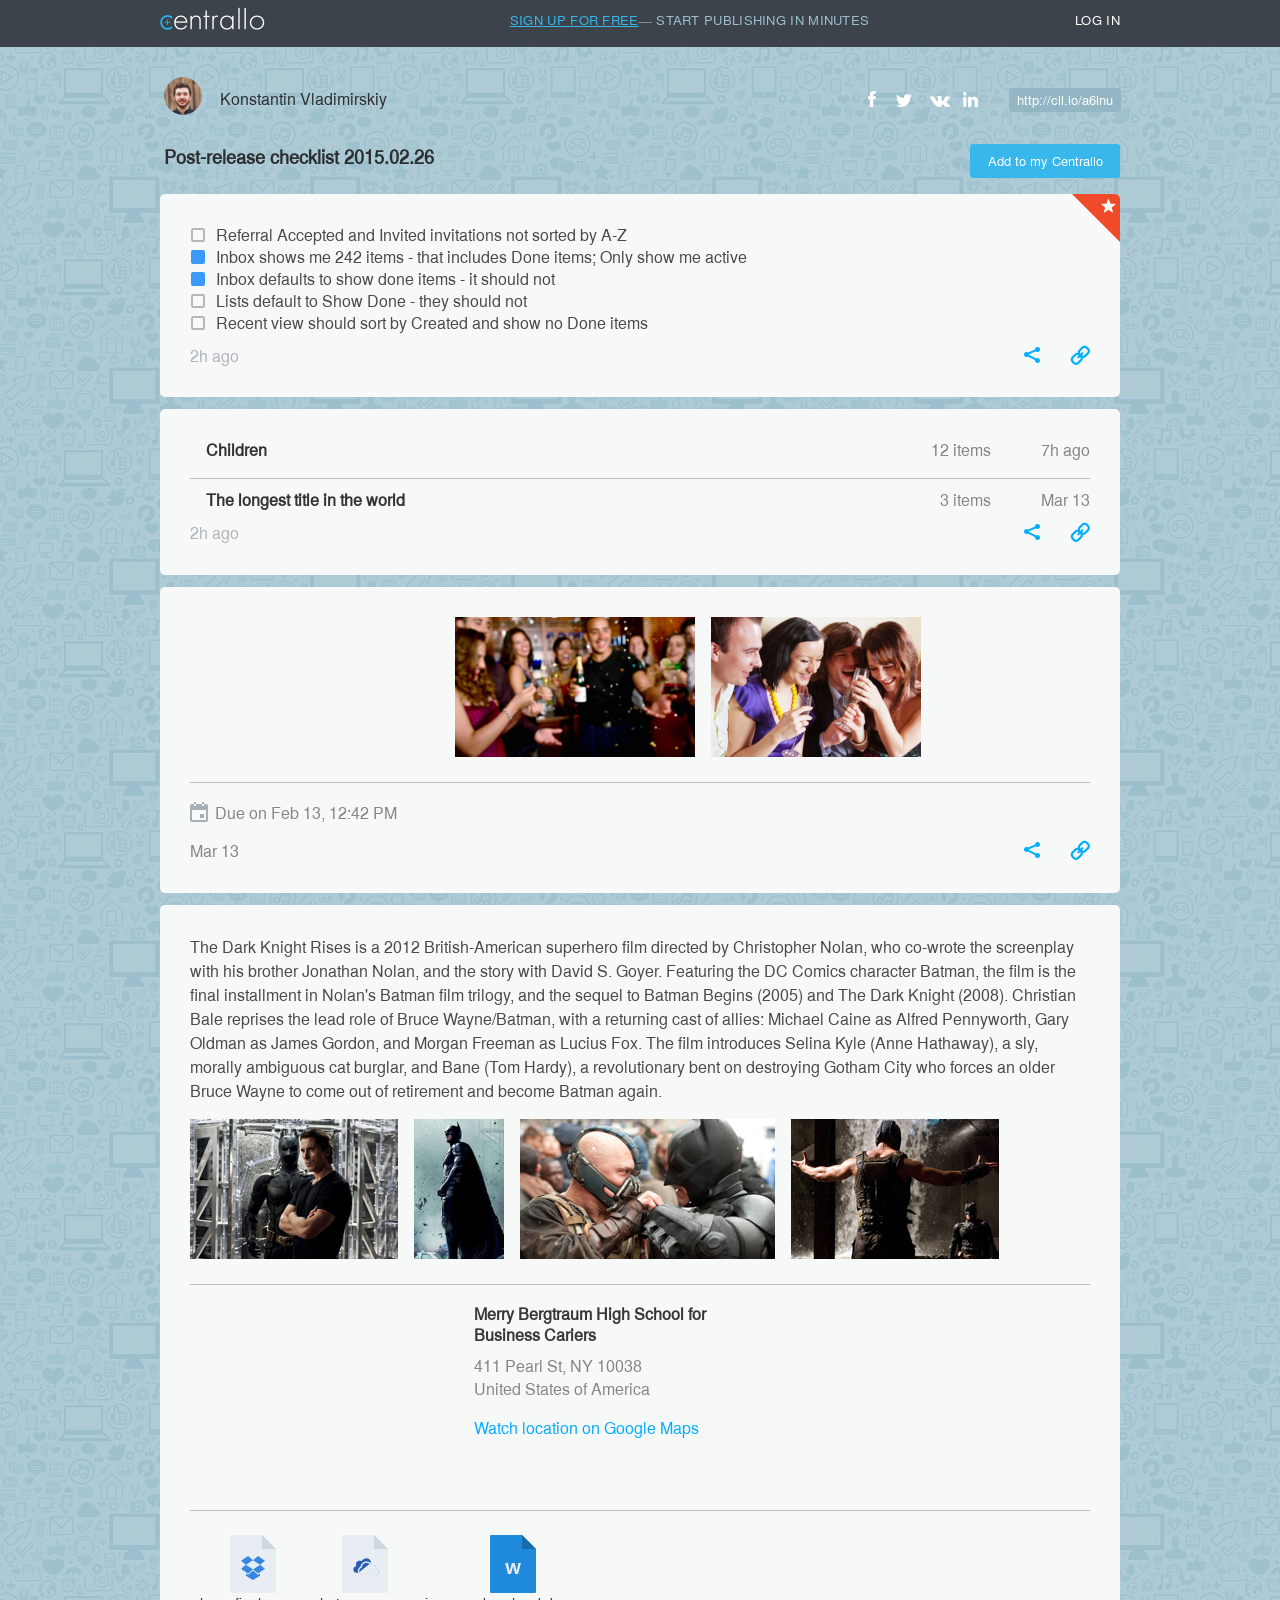
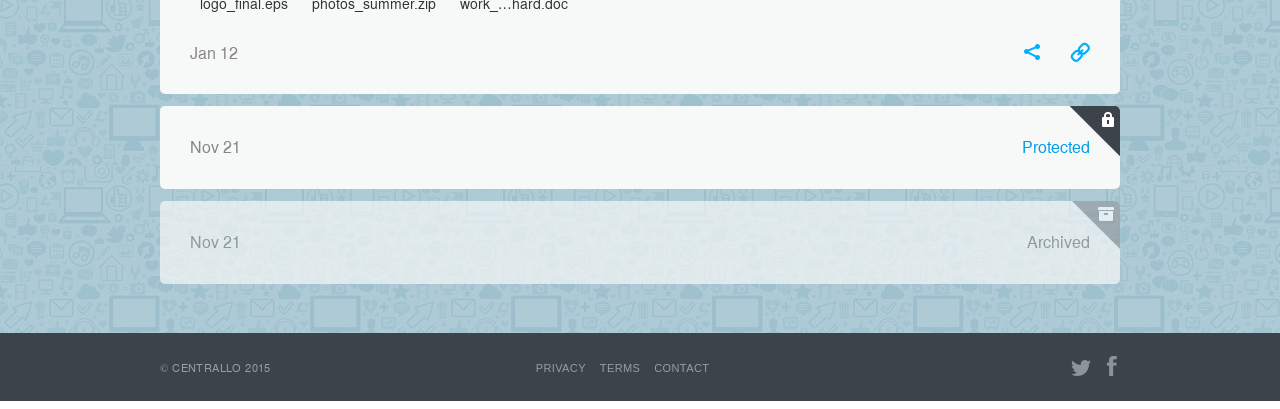
<file: index.html>
<!DOCTYPE html>
<html lang="ru">
<head>
    <meta charset="UTF-8">
    <meta content='width=device-width, initial-scale=1.0' name='viewport'>
    <title>News</title>
    <link rel="stylesheet" href="css/style.css">
    <script>// Этот скрипт будет размещён в <head> над всеми внешними объявлениями стилей (link[rel=stylesheet])
function loadFont(fontName, woffUrl, woff2Url) {
  // 0. Многие неподдерживаемые браузеры должны останавливать работу тут.
  var nua = navigator.userAgent;
  var noSupport = !window.addEventListener // IE8 и ниже
        || (nua.match(/(Android (2|3|4.0|4.1|4.2|4.3))|(Opera (Mini|Mobi))/) && !nua.match(/Chrome/)) // Android Stock Browser до 4.4 и Opera Mini

  if (noSupport) {
    return;
  }

  // 1. Настраиваем localStorage
  var loSto = {};
  try {
    // Устанавливаем вспомогательную переменную для помощи с localStorage,
    // например, для случаев когда cookies отключены и браузер не даёт к ним доступа.
    // Иначе могут быть получены исключения, которые полностью остановят загрузку шрифтов.
    loSto = localStorage || {};
  } catch(ex) {}

  var localStoragePrefix = 'x-font-' + fontName;
  var localStorageUrlKey = localStoragePrefix + 'url';
  var localStorageCssKey = localStoragePrefix + 'css';
  var storedFontUrl = loSto[localStorageUrlKey];
  var storedFontCss = loSto[localStorageCssKey];

  // 2. Создаём элемент <style>, который мы используем для вставки шрифта, закодированного в base64.
  var styleElement = document.createElement('style');
  styleElement.rel = 'stylesheet';
  document.head.appendChild(styleElement);
  // Из-за ошибок IE9 установка styleElement.textContent должна быть после этой строки.

  // 3. Проверяем, находится ли шрифт уже в localStorage и последней ли он версии.
  if (storedFontCss && (storedFontUrl === woffUrl || storedFontUrl === woff2Url)) {
    // css до сих пор в localStorage
    // и были загружены из одного из текущих адресов

    // 4. Применяем стили шрифта.
    styleElement.textContent = storedFontCss;
  } else {
    // Данных нет, или они загружены с устаревшего URL,
    // поэтому мы должны загрузить их снова.

    // 5. Проверяем поддержку WOFF2 чтобы узнать, какой URL использовать.
    var url = (woff2Url && supportsWoff2())
    ? woff2Url // WOFF2 URL передан в функцию и поддерживается.
    : woffUrl; // Поддерживается только WOFF.

    // 6. Получаем данные с сервера.
    var request = new XMLHttpRequest();
    request.open('GET', url);
    request.onload = function() {
      if (request.status >= 200 && request.status < 400) {
        // 7. Обновляем localStorage новыми данными и применяем стили шрифта.
        loSto[localStorageUrlKey] = url;
        loSto[localStorageCssKey] = styleElement.textContent = request.responseText;
      }
    };
    request.send();
  }

  function supportsWoff2() {
    // https://github.com/filamentgroup/woff2-feature-test
    if( !( "FontFace" in window ) ) {
      return false;
    }

    var f = new FontFace('t', 'url( "[data-uri]" ) format( "woff2" )', {});
    f.load()['catch'](function() {});

    return f.status == 'loading';
  }
}


// Вызываем функцию подгрузки
loadFont(
    'Open Sans_my',                      // название шрифта
    '/css/font_opensans_woff.css?v=1',   // откуда с сервака тянуть CSS с закодированным в base64 форматом WOFF
    '/css/font_opensans_woff2.css?v=1'   // откуда с сервака тянуть CSS с закодированным в base64 форматом WOFF2
  );
loadFont(
    'Fira Sans',                      // название шрифта
    '/css/font_opensans_woff.css?v=1',   // откуда с сервака тянуть CSS с закодированным в base64 форматом WOFF
    '/css/font_opensans_woff2.css?v=1'   // откуда с сервака тянуть CSS с закодированным в base64 форматом WOFF2
  );
loadFont(
    'PT Sans Caption',                      // название шрифта
    '/css/font_opensans_woff.css?v=1',   // откуда с сервака тянуть CSS с закодированным в base64 форматом WOFF
    '/css/font_opensans_woff2.css?v=1'   // откуда с сервака тянуть CSS с закодированным в base64 форматом WOFF2
  );
loadFont(
    'PT Serif Caption',                      // название шрифта
   '/css/font_opensans_woff.css?v=1',   // откуда с сервака тянуть CSS с закодированным в base64 форматом WOFF
    '/css/font_opensans_woff2.css?v=1'   // откуда с сервака тянуть CSS с закодированным в base64 форматом WOFF2
  );
loadFont(
    'PT Serif Regular',                      // название шрифта
   '/css/font_opensans_woff.css?v=1',   // откуда с сервака тянуть CSS с закодированным в base64 форматом WOFF
    '/css/font_opensans_woff2.css?v=1'   // откуда с сервака тянуть CSS с закодированным в base64 форматом WOFF2
  );
loadFont(
    'Lobster',                      // название шрифта
   '/css/font_opensans_woff.css?v=1',   // откуда с сервака тянуть CSS с закодированным в base64 форматом WOFF
    '/css/font_opensans_woff2.css?v=1'   // откуда с сервака тянуть CSS с закодированным в base64 форматом WOFF2
  );
loadFont(
    'lobster_1.3regular',                      // название шрифта
   '/css/font_opensans_woff.css?v=1',   // откуда с сервака тянуть CSS с закодированным в base64 форматом WOFF
    '/css/font_opensans_woff2.css?v=1'   // откуда с сервака тянуть CSS с закодированным в base64 форматом WOFF2
  );
loadFont(
    'TeX Gyre Heros',                      // название шрифта
   '/css/font_opensans_woff.css?v=1',   // откуда с сервака тянуть CSS с закодированным в base64 форматом WOFF
    '/css/font_opensans_woff2.css?v=1'   // откуда с сервака тянуть CSS с закодированным в base64 форматом WOFF2
  );</script>
    <noscript><link rel="stylesheet" href="css/font_opensans_woff.css"></noscript>
    <noscript><link rel="stylesheet" href="css/font_opensans_woff2.css"></noscript>
</head>
<body>
<div class="download">
  <div class="download__inner">
    <div class="download__logo">
      <picture class="download__icon">
        <!-- <source srcset="./img/icon@3x.png" media="(min-width: 1200px)"> -->
        <source srcset="./img/icon@2x.png" media="(min-width: 768px)">
        <img srcset="./img/icon@2x.png" alt="Logo">
      </picture>
    </div>
    <div class="download__name">
      <div class="download__title">Centrallo</div>
      <div class="download__description">Free on the Google Play</div>
    </div>
    <div class="download__btn">Download</div>
    <div class="download__close">
      <div class="download__close1"></div>
      <div class="download__close2"></div>
    </div>
  </div>
</div>
<div class="avtorization">
  <div class="avtorization__inner">
    <div class="avtorization__logo">
      <picture class="avtorization__icon">
        <source srcset="./img/logo@3x.png" media="(min-width: 1200px)">
        <source srcset="./img/logo@2x.png" media="(min-width: 768px)">
        <img srcset="./img/logo@2x.png" alt="Logo">
      </picture>
    </div>
    <div class="avtorization__sign-up">sign up <span class="avtorization__continuance">for free </span><span class="avtorization__description"> — START PUBLISHING IN MINUTES</span ></div>
    <div class="avtorization__log-in">log in</div>
  </div>
</div>
  <main>
    <section class="news">
      <div class="news__inner">
        <div class="news__author">
          <div class="news__avatar">
            <div class="news__avatar-skin">
              <img src="img/ava@2x.png" alt="avatar" width="38" height="38" class="news__avatar-photo">
            </div>
          </div>
          <div class="news__author-name">Konstantin Vladimirskiy</div>
          <div class="socio">
            <a href="#" class="socio__item socio__item--fb"></a>
            <a href="#" class="socio__item socio__item--tw"></a>
            <a href="#" class="socio__item socio__item--vk"></a>
            <a href="#" class="socio__item socio__item--in"></a>
            <a href="http://cll.io/a6lnu"class="socio__item socio__item--link">http://cll.io/a6lnu</a>
          </div>
        </div>
        <div class="news__btn">

          <div class="news__add-btn">Add to my Centrallo</div>

            <div class="news__share-btn b-container">
              <a href="javascript:PopUpShow()">Share</a>

            </div>


          <div class="news__popup" id="popup1">
            <div class="news__popup-content">
              <div class="news__popup-title">
                Share
                <a href="javascript:PopUpHide()">
                  <div class="news__popup-close">
                    <div class="news__popup-close1"></div>
                    <div class="news__popup-close2"></div>
                  </div>
                </a>
              </div>

              <div class="news__popup-socio">
                <a href="http://cll.io/a6lnu" class="news__popup-link">
                http://cll.io/a6lnu
                </a>
                <div class="news__popup-soc">
                  <a href="#" class="news__popup-item news__popup-item--fb"></a>
                  <a href="#" class="news__popup-item news__popup-item--tw"></a>
                  <a href="#" class="news__popup-item news__popup-item--vk"></a>
                  <a href="#" class="news__popup-item news__popup-item--in"></a>
                </div>
              </div>

            </div>
          </div>


          <div class="news__name">Post-release checklist 2015.02.26</div>
        </div>
        <div class="news__item">
          <div class="news__item-inner news__item-inner--liked">
          <span class="news__item-corner"></span>
          <span class="news__item-star"></span>
            <ul>
              <li class="news__item-line">Referral Accepted and Invited invitations not sorted by A-Z</li>
              <li class="news__item-line news__item-line--check">Inbox shows me 242 items - that includes Done items; Only show me active</li>
              <li class="news__item-line news__item-line--check">Inbox defaults to show done items - it should not</li>
              <li class="news__item-line">Lists default to Show Done - they should not</li>
              <li class="news__item-line">Recent view should sort by Created and show no Done items</li>
            </ul>
            <div class="news__time-information">
              <div class="news__time-ago">2h ago</div>
              <div class="news__icon">
                <a href="#" class="news__share-icon"></a>
                <a href="http://cll.io/a6lnu" title="http://cll.io/a6lnu" class="news__url-icon"></a>
              </div>
            </div>
          </div>
        </div>

      <div class="news__item">
        <div class="news__item-inner">
          <ul class="news__item-title news__item-title1">
            <li class="">Children</li>
            <div class="news__information">
              <div class="news__date">7h ago</div>
              <div class="news__number-line">12 items</div>
            </div>
          </ul>

          <ul class="news__item-title news__item-title2">
            <li class="">The longest title in the world</li>
            <div class="news__information">
              <div class="news__date">Mar 13</div>
              <div class="news__number-line">3 items</div>
            </div>
          </ul>
          <div class="news__time-information">
            <div class="news__time-ago">2h ago</div>
            <div class="news__icon">
              <a href="#" class="news__share-icon"></a>
              <a href="http://cll.io/a6lnu" title="http://cll.io/a6lnu" class="news__url-icon"></a>
            </div>
          </div>
        </div>
      </div>
      <div class="news__item">
        <div class="news__item-inner">
          <div class="news__item-video news__item-video1">
            <iframe src="https://www.youtube.com/embed/ncQl7EzKf08" frameborder="0" allowfullscreen></iframe>
          </div>
          <div class="news__item-video news__item-video2">
            <img src="img/photo-1@3x.png" alt="">
          </div>
          <div class="news__item-video news__item-video3">
            <img src="img/photo-2@3x.png" alt="">
          </div>
          <div class="news__item-separator"></div>
          <div class="news__month">
            Due on Feb 13, 12:42 PM
          </div>
          <div class="news__time-information">
            <div class="news__date">Mar 13</div>
            <div class="news__icon">
              <a href="#" class="news__share-icon"></a>
              <a href="http://cll.io/a6lnu" title="http://cll.io/a6lnu" class="news__url-icon"></a>
            </div>
          </div>
        </div>
      </div>
      <div class="news__item">
        <div class="news__item-inner">
          <div class="news__item-text">
            The Dark Knight Rises is a 2012 British-American superhero film directed by Christopher Nolan, who co-wrote the screenplay with his brother Jonathan Nolan, and the story with David S. Goyer. Featuring the DC Comics character Batman, the film is the final installment in Nolan's Batman film trilogy, and the sequel to Batman Begins (2005) and The Dark Knight (2008). Christian Bale reprises the lead role of Bruce Wayne/Batman, with a returning cast of allies: Michael Caine as Alfred Pennyworth, Gary Oldman as James Gordon, and Morgan Freeman as Lucius Fox. The film introduces Selina Kyle (Anne Hathaway), a sly, morally ambiguous cat burglar, and Bane (Tom Hardy), a revolutionary bent on destroying Gotham City who forces an older Bruce Wayne to come out of retirement and become Batman again.
          </div>
          <div class="news__item-video news__item-video4">
            <img src="img/photo-3@2x.png" alt="">
          </div>
          <div class="news__item-video news__item-video5">
            <img src="img/photo-4@2x.png" alt="">
          </div>

          <div class="news__item-video news__item-video6">
            <img src="img/photo-5@2x.png" alt="">
          </div>
          <div class="news__item-video news__item-video7">
            <img src="img/photo-6@2x.png" alt="">
          </div>
          <div class="news__item-separator"></div>
          <div class="news__map">
            <iframe src="https://www.google.com/maps/embed?pb=!1m18!1m12!1m3!1d2482.5800379827347!2d-0.15917968459342965!3d51.52092027963742!2m3!1f0!2f0!3f0!3m2!1i1024!2i768!4f13.1!3m3!1m2!1s0x48761ace9a2e67d7%3A0xd458de8d0fdc498e!2zQmFrZXIgU3QsIE1hcnlsZWJvbmUsIExvbmRvbiwg0JLQtdC70LjQutC-0LHRgNC40YLQsNC90LjRjw!5e0!3m2!1sru!2sru!4v1484053005653" width="264" height="176" frameborder="0" style="border:0" scroll="false" allowfullscreen></iframe>
            <div class="news__map-description">
              <div class="news__map-name">Merry Bergtraum High School for Business Cariers</div>
              <div class="news__map-address">411 Pearl St, NY 10038<br/>
              United States of America</div>
              <div class="news__map-link">Watch location on Google Maps</div>
            </div>
            <div class="news__item-separator"></div>
          </div>
          <div class="news__files">
            <a class="news__files-link" href="#">
              <img src="img/db@2x.png" alt="logo">
              <span class="news__files-name">logo_final.eps</span>
            </a>
            <a class="news__files-link" href="#">
              <img src="img/skydrive@2x.png" alt="photos">
              <span class="news__files-name">photos_summer.zip</span>
            </a>
            <a class="news__files-link" href="#">
              <img src="img/attach-doc@2x.png" alt="work">
              <span class="news__files-name">work_…hard.doc</span>
            </a>
          </div>
          <div class="news__time-information">
            <div class="news__date">Jan 12</div>
            <div class="news__icon">
              <a href="#" class="news__share-icon"></a>
              <a href="http://cll.io/a6lnu" title="http://cll.io/a6lnu" class="news__url-icon"></a>
            </div>
          </div>
        </div>
      </div>
      <div class="news__item news__item--protected">
        <div class="news__item-inner news__item-inner--protected">
          <span class="news__item-corner"></span>
          <span class="news__item-lock"></span>
          <div class="news__description">
            <div class="news__date">Nov 21</div>
            <div class="news__protected">Protected</div>
          </div>
        </div>
      </div>
      <div class="news__item news__item--archived">
        <div class="news__item-inner news__item-inner--archived">
          <span class="news__item-corner"></span>
          <span class="news__item-box"></span>
          <div class="news__description">
            <div class="news__date">Nov 21</div>
            <div class="news__archived">Archived</div>
          </div>
        </div>
      </div>
      </div>
    </section>

  </main>
  <div class="footer">
      <div class="page-footer">
        <div class="page-footer__inner">
          <div class="page-footer__logo">
            <a href="#" class="main-logo">© Centrallo 2015</a>
          </div>
          <nav class="page-footer__nav">
            <ul>
                <li><a href="#">Privacy</a></li>
                <li><a href="#">Terms</a></li>
                <li><a href="#">Contact</a></li>
            </ul>
          </nav>
          <div class="socio--footer">
            <a href="" class="socio__item-footer socio__item-footer--tw"></a>
            <a href="" class="socio__item-footer socio__item-footer--fb"></a>
          </div>
        </div>
      </div>
  </div>
<script src="js/script.min.js"></script>
</body>
</html>
</file>
